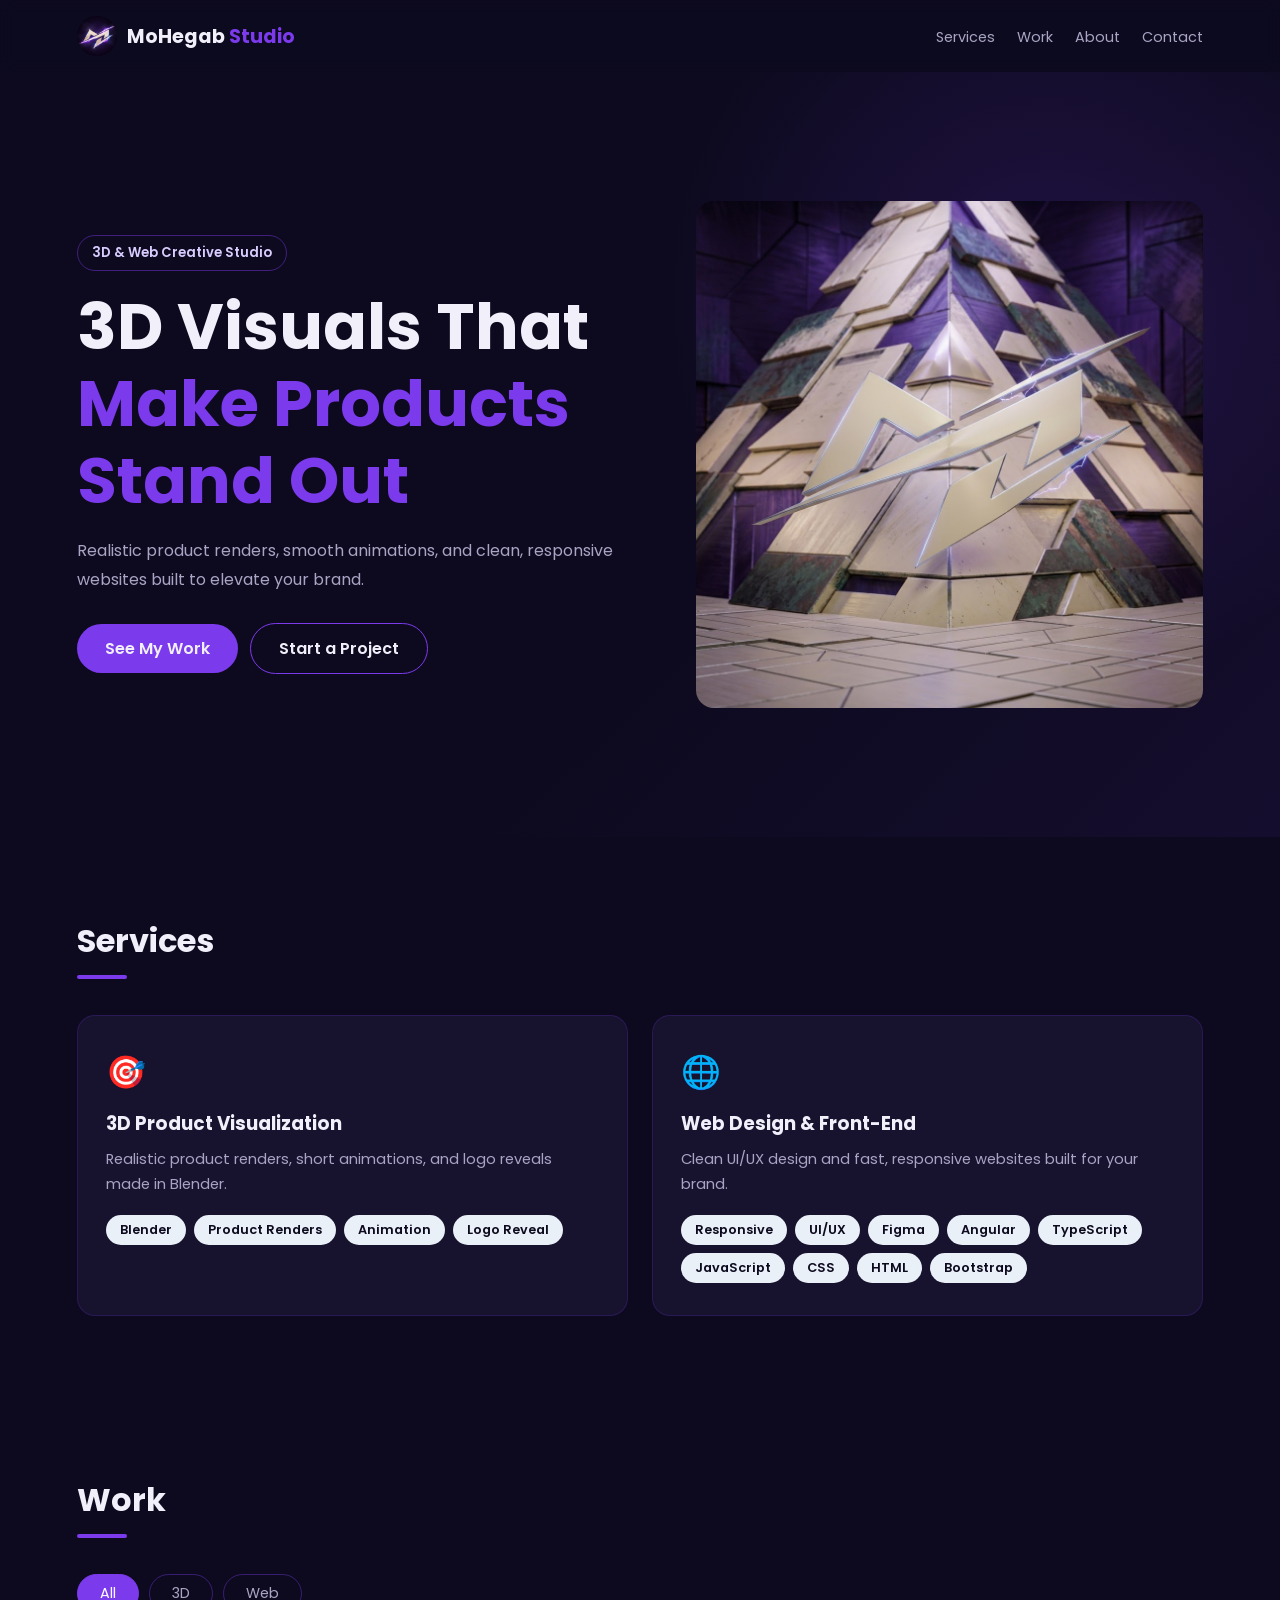
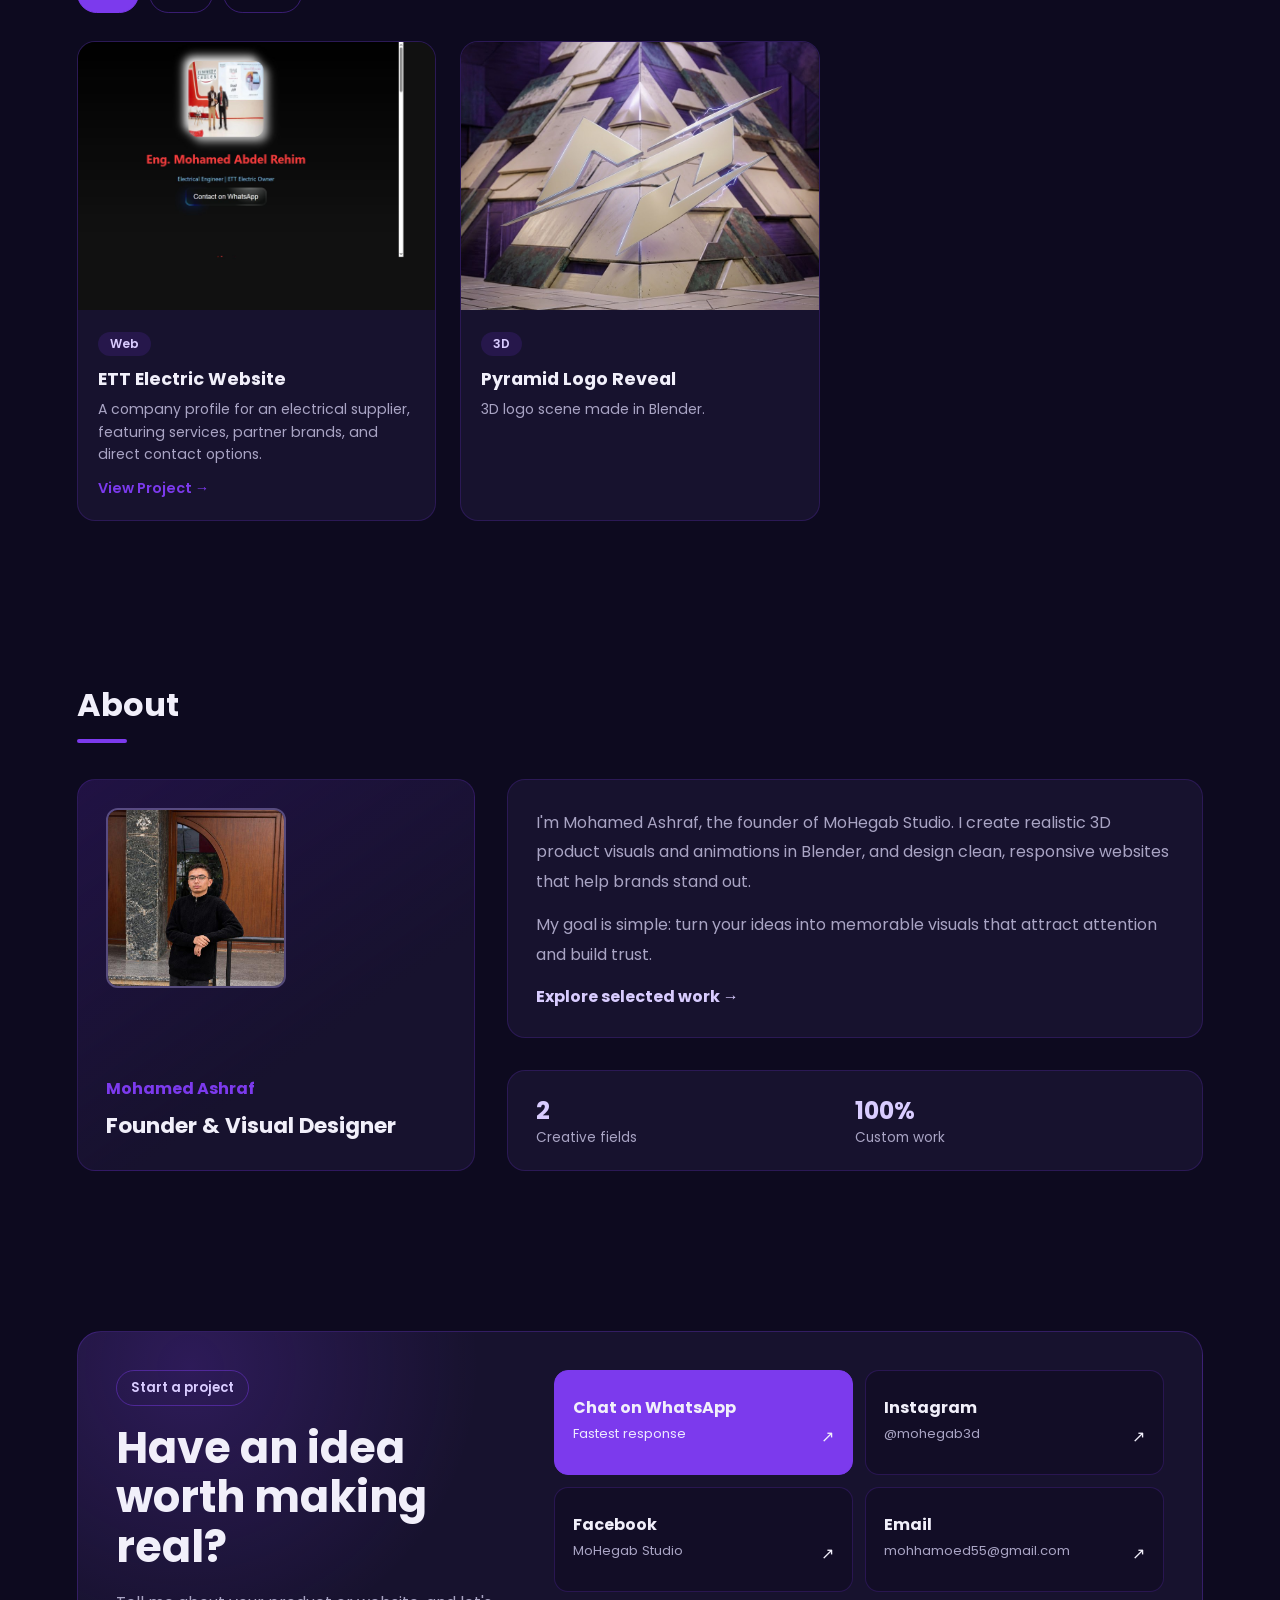
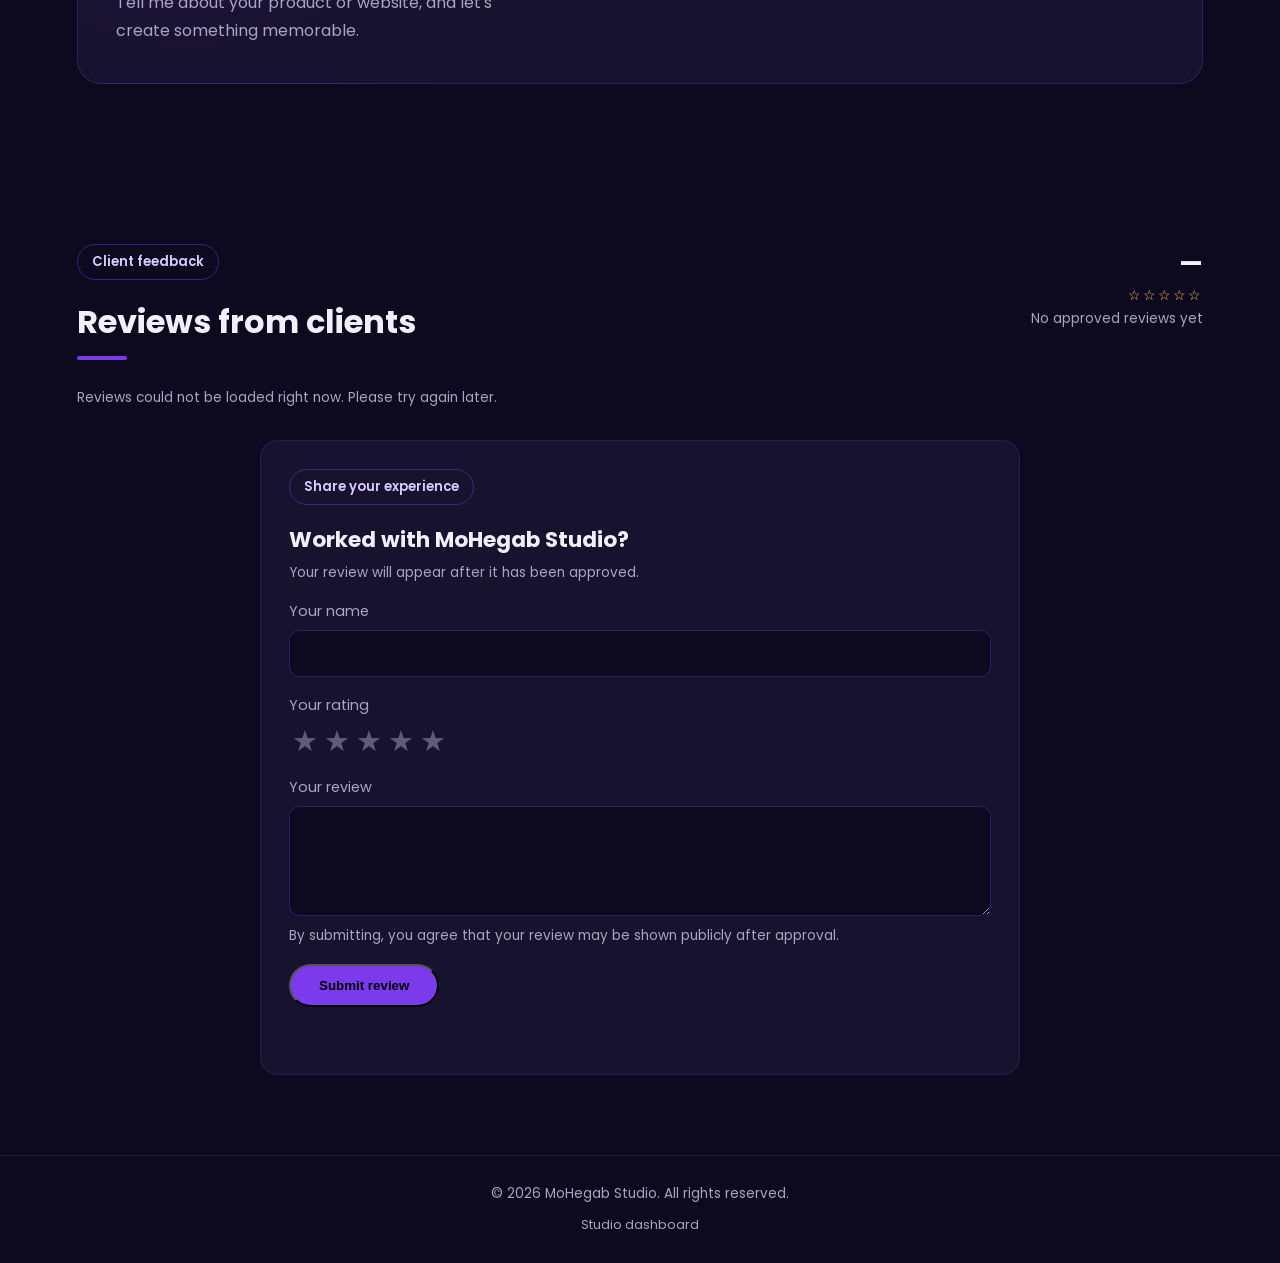
<file: index.html>
<!DOCTYPE html>
<html lang="en">
<head>
  <meta charset="UTF-8">
  <meta name="viewport" content="width=device-width, initial-scale=1">
  <meta name="theme-color" content="#0d0a1f">
  <title>MoHegab Studio | 3D & Web</title>
  <meta name="description" content="MoHegab Studio: 3D product visualization, animations, and web design.">
  <meta property="og:title" content="MoHegab Studio | 3D & Web">
  <meta property="og:description" content="3D product renders, animations, and clean web design.">
  <meta property="og:image" content="https://YOUR-GITHUB-USERNAME.github.io/mohegab-studio/images/banner.jpg">
  <meta property="og:url" content="https://YOUR-GITHUB-USERNAME.github.io/mohegab-studio/">
  <meta property="og:type" content="website">
  <link rel="preconnect" href="https://fonts.googleapis.com">
  <link href="https://fonts.googleapis.com/css2?family=Poppins:wght@400;600;700&display=swap" rel="stylesheet">
  <link rel="stylesheet" href="style.css">
  <link rel="icon" href="images/logo.jpg">
</head>
<body>
  <a class="skip-link" href="#main-content">Skip to content</a>
  <header class="header">
    <a href="#home" class="logo" aria-label="MoHegab Studio home">
      <img src="images/logo.jpg" alt="">
      <span class="logo-name">MoHegab<span>Studio</span></span>
    </a>
    <button class="menu-toggle" type="button" aria-expanded="false" aria-controls="main-nav">
      <span></span><span></span><span></span>
      <span class="sr-only">Toggle navigation</span>
    </button>
    <nav id="main-nav" aria-label="Main navigation">
      <a href="#services">Services</a>
      <a href="#work">Work</a>
      <a href="#about">About</a>
      <a href="#contact">Contact</a>
    </nav>
  </header>

  <main id="main-content">
  <section id="home" class="hero">
    <div class="hero-content">
      <span class="eyebrow">3D &amp; Web Creative Studio</span>
      <h1>3D Visuals That<br><span>Make Products Stand Out</span></h1>
      <p>Realistic product renders, smooth animations, and clean, responsive websites built to elevate your brand.</p>
      <div class="hero-actions">
        <a href="#work" class="btn">See My Work</a>
        <a href="#contact" class="btn btn-outline">Start a Project</a>
      </div>
    </div>
    <img class="hero-img" src="images/pyramid.jpg" alt="3D pyramid with MoHegab logo">
  </section>

    <section id="services" class="section">
    <h2 class="section-title">Services</h2>
    <div class="services">

            <div class="card">
        <div class="icon">🎯</div>
        <h3>3D Product Visualization</h3>
        <p>Realistic product renders, short animations, and logo reveals made in Blender.</p>
        <div class="tags">
          <span>Blender</span>
          <span>Product Renders</span>
          <span>Animation</span>
          <span>Logo Reveal</span>
        </div>
      </div>

            <div class="card">
        <div class="icon">🌐</div>
        <h3>Web Design & Front-End</h3>
        <p>Clean UI/UX design and fast, responsive websites built for your brand.</p>
        <div class="tags">
          <span>Responsive</span>
          <span>UI/UX</span>
          <span>Figma</span>
          <span>Angular</span>
          <span>TypeScript</span>
          <span>JavaScript</span>
          <span>CSS</span>
          <span>HTML</span>
          <span>Bootstrap</span>
        </div>
      </div>
    </div>
  </section>
    <section id="work" class="section">
    <h2 class="section-title">Work</h2>

    <div class="filters">
      <button class="filter active" data-filter="All">All</button>
      <button class="filter" data-filter="3D">3D</button>
      <button class="filter" data-filter="Web">Web</button>
    </div>

    <div id="projects-grid" class="projects"></div>
  </section>
    <section id="about" class="section">
    <h2 class="section-title">About</h2>
      <div class="about-grid">
        <div class="about-brand">
          <img src="images/about.jpg" alt="MoHegab Studio logo" loading="lazy">
          <div>
            <span class="about-label">Mohamed Ashraf</span>
            <h3>Founder &amp; Visual Designer</h3>
          </div>
        </div>
        <div class="about-copy">
          <p>
            I'm Mohamed Ashraf, the founder of MoHegab Studio. I create realistic 3D product
            visuals and animations in Blender, and design clean, responsive websites that help brands stand out.
          </p>
          <p>My goal is simple: turn your ideas into memorable visuals that attract attention and build trust.</p>
          <a href="#work" class="text-link">Explore selected work <span aria-hidden="true">→</span></a>
        </div>
        <div class="about-stats" aria-label="Studio highlights">
          <div><strong>2</strong><span>Creative fields</span></div>
          <div><strong>100%</strong><span>Custom work</span></div>
        </div>
      </div>
  </section>

  <section id="contact" class="section">
      <div class="contact-panel">
        <div class="contact-intro">
          <span class="eyebrow">Start a project</span>
          <h2>Have an idea worth making real?</h2>
          <p>Tell me about your product or website, and let's create something memorable.</p>
        </div>
        <div class="contact-links" aria-label="Contact options">
          <a class="contact-link contact-primary" href="https://wa.me/201063145965" target="_blank" rel="noopener">
            <span class="contact-label">Chat on WhatsApp</span>
            <span class="contact-value">Fastest response</span>
            <span aria-hidden="true">↗</span>
          </a>
          <a class="contact-link" href="https://instagram.com/mohegab3d" target="_blank" rel="noopener">
            <span class="contact-label">Instagram</span>
            <span class="contact-value">@mohegab3d</span>
            <span aria-hidden="true">↗</span>
          </a>
          <a class="contact-link" href="https://www.facebook.com/share/1A6CdDbEB9/" target="_blank" rel="noopener">
            <span class="contact-label">Facebook</span>
            <span class="contact-value">MoHegab Studio</span>
            <span aria-hidden="true">↗</span>
          </a>
          <a class="contact-link" href="mailto:mohhamoed55@gmail.com">
            <span class="contact-label">Email</span>
            <span class="contact-value">mohhamoed55@gmail.com</span>
            <span aria-hidden="true">↗</span>
          </a>
        </div>
    </div>
  </section>

  <section id="reviews" class="section reviews-section">
    <div class="reviews-heading">
    <div>
      <span class="eyebrow">Client feedback</span>
      <h2 class="section-title">Reviews from clients</h2>
    </div>
    <div class="review-summary" aria-live="polite">
      <strong id="review-average">—</strong>
      <span id="review-average-stars" class="review-stars" aria-label="No ratings yet">☆☆☆☆☆</span>
      <span id="review-count">No approved reviews yet</span>
    </div>
    </div>

    <div id="reviews-list" class="reviews-list" aria-live="polite">
    <p class="review-notice">Reviews are being set up.</p>
    </div>

    <form id="review-form" class="review-form">
    <div>
      <span class="eyebrow">Share your experience</span>
      <h3>Worked with MoHegab Studio?</h3>
      <p>Your review will appear after it has been approved.</p>
    </div>
    <label class="form-field">
      <span>Your name</span>
      <input name="customer_name" type="text" minlength="2" maxlength="80" autocomplete="name" required>
    </label>
    <fieldset class="rating-fieldset">
      <legend>Your rating</legend>
      <div class="rating-options">
        <input class="sr-only" id="rating-5" name="rating" type="radio" value="5">
        <label for="rating-5" aria-label="5 stars"><span aria-hidden="true">★</span></label>
        <input class="sr-only" id="rating-4" name="rating" type="radio" value="4">
        <label for="rating-4" aria-label="4 stars"><span aria-hidden="true">★</span></label>
        <input class="sr-only" id="rating-3" name="rating" type="radio" value="3">
        <label for="rating-3" aria-label="3 stars"><span aria-hidden="true">★</span></label>
        <input class="sr-only" id="rating-2" name="rating" type="radio" value="2">
        <label for="rating-2" aria-label="2 stars"><span aria-hidden="true">★</span></label>
        <input class="sr-only" id="rating-1" name="rating" type="radio" value="1" required>
        <label for="rating-1" aria-label="1 star"><span aria-hidden="true">★</span></label>
      </div>
    </fieldset>
    <label class="form-field">
      <span>Your review</span>
      <textarea name="comment" rows="4" minlength="10" maxlength="1200" required></textarea>
    </label>
    <p class="review-privacy">By submitting, you agree that your review may be shown publicly after approval.</p>
    <button class="btn" type="submit">Submit review</button>
    <p id="review-form-status" class="form-status" role="status" aria-live="polite"></p>
    </form>
  </main>
    <footer class="footer">
    <p>© 2026 MoHegab Studio. All rights reserved.</p>
    <a class="admin-link" href="admin.html">Studio dashboard</a>
  </footer>
  <script src="projects.js"></script>
  <script src="script.js"></script>
  <script src="supabase-config.js"></script>
  <script src="reviews.js"></script>
</body>
</html>
</file>
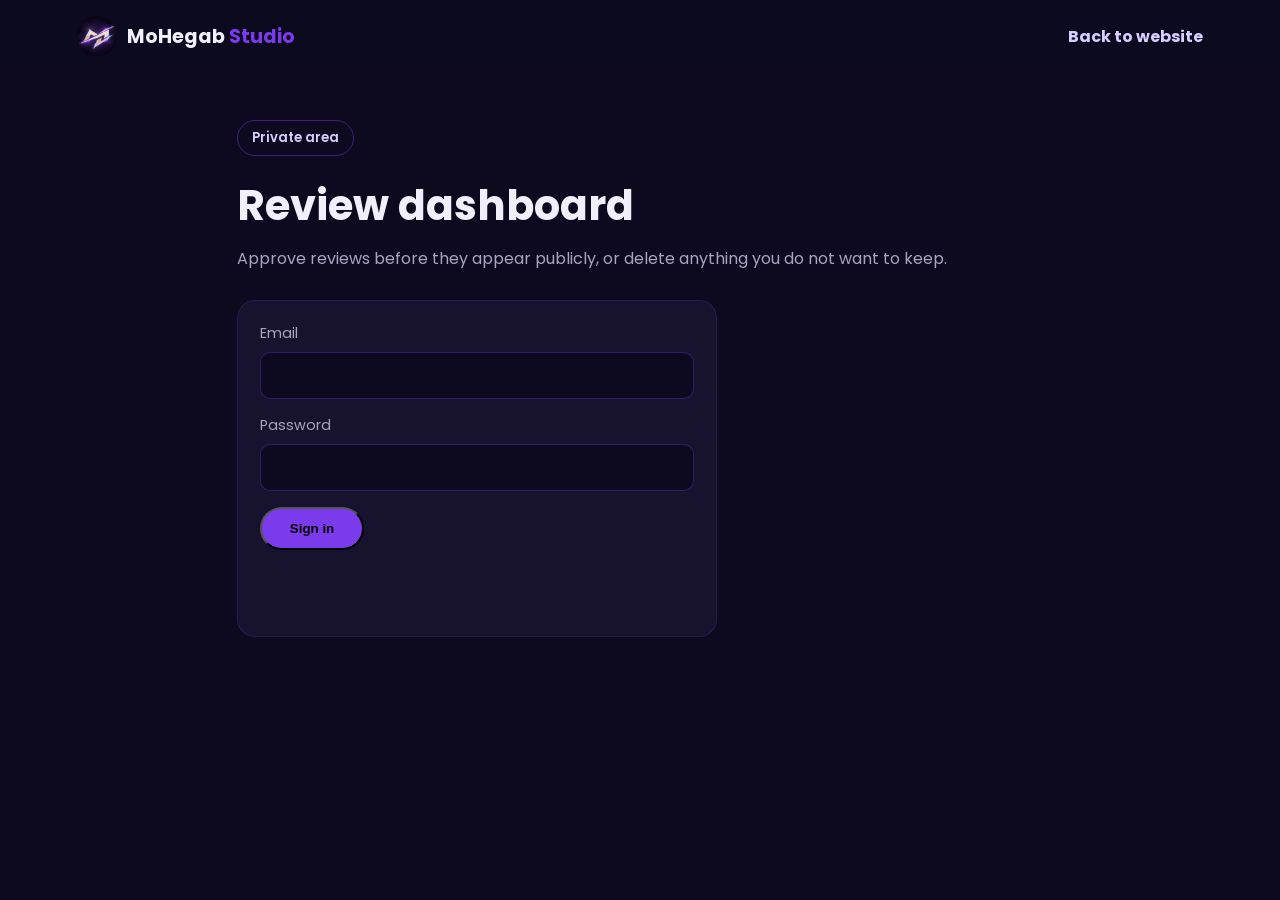
<file: admin.html>
<!DOCTYPE html>
<html lang="en">
<head>
  <meta charset="UTF-8">
  <meta name="viewport" content="width=device-width, initial-scale=1">
  <meta name="theme-color" content="#0d0a1f">
  <title>Studio Dashboard | MoHegab Studio</title>
  <link rel="preconnect" href="https://fonts.googleapis.com">
  <link href="https://fonts.googleapis.com/css2?family=Poppins:wght@400;600;700&display=swap" rel="stylesheet">
  <link rel="stylesheet" href="style.css">
</head>
<body>
  <a class="skip-link" href="#admin-main">Skip to dashboard</a>
  <header class="header">
    <a href="index.html" class="logo" aria-label="MoHegab Studio home">
      <img src="images/logo.jpg" alt="">
      <span class="logo-name">MoHegab<span>Studio</span></span>
    </a>
    <a href="index.html" class="text-link">Back to website</a>
  </header>

  <main id="admin-main" class="admin-shell">
    <span class="eyebrow">Private area</span>
    <h1>Review dashboard</h1>
    <p>Approve reviews before they appear publicly, or delete anything you do not want to keep.</p>

    <form id="admin-login" class="admin-card admin-login">
      <label>
        Email
        <input name="email" type="email" autocomplete="username" required>
      </label>
      <label>
        Password
        <input name="password" type="password" autocomplete="current-password" required>
      </label>
      <button class="btn" type="submit">Sign in</button>
      <p id="admin-login-status" class="admin-status" role="status" aria-live="polite"></p>
    </form>

    <section id="admin-panel" hidden>
      <div class="admin-toolbar">
        <h2>Submitted reviews</h2>
        <button id="admin-logout" class="btn btn-outline" type="button">Sign out</button>
      </div>
      <p id="admin-panel-status" class="admin-status" role="status" aria-live="polite"></p>
      <div id="admin-review-list" class="admin-review-list"></div>
    </section>
  </main>

  <script src="supabase-config.js"></script>
  <script src="admin.js"></script>
</body>
</html>
</file>
<file: style.css>
:root {
  --bg: #0d0a1f;
  --card: #17122e;
  --purple: #7c3aed;
  --text: #f1effa;
  --muted: #a9a4c4;
}
* { margin: 0; padding: 0; box-sizing: border-box; }
[hidden] { display: none !important; }
html { scroll-behavior: smooth; }
.hero, .section { scroll-margin-top: 80px; }
body { font-family: 'Poppins', sans-serif; background: var(--bg); color: var(--text); }
a { text-decoration: none; color: inherit; }

.skip-link {
  position: fixed; left: 16px; top: -100px; z-index: 100;
  background: #fff; color: #0d0a1f; padding: 10px 16px; border-radius: 8px;
}
.skip-link:focus { top: 16px; }
.sr-only {
  position: absolute; width: 1px; height: 1px; padding: 0; margin: -1px;
  overflow: hidden; clip: rect(0, 0, 0, 0); white-space: nowrap; border: 0;
}

.header {
  position: sticky; top: 0; z-index: 10;
  display: flex; justify-content: space-between; align-items: center;
  padding: 16px 6%; background: rgba(13,10,31,.9); backdrop-filter: blur(8px);
}
.logo { font-weight: 700; font-size: 1.2rem; }
.logo-name span { color: var(--purple); margin-left: 4px; }
.menu-toggle {
  display: none; width: 42px; height: 42px; padding: 10px;
  border: 1px solid rgba(124,58,237,.4); border-radius: 10px;
  background: transparent; cursor: pointer;
}
.menu-toggle > span:not(.sr-only) {
  display: block; height: 2px; margin: 5px 0; background: var(--text);
}
nav a { margin-left: 18px; color: var(--muted); font-size: .9rem; }
nav a:hover { color: var(--text); }

.hero { min-height: 85vh; display: flex; flex-direction: row; align-items: center; gap: 40px;
  justify-content: center; padding: 64px 6%; background:
  radial-gradient(circle at 82% 30%, rgba(124,58,237,.18), transparent 24rem),
  linear-gradient(135deg, transparent 60%, rgba(124,58,237,.07)); }
.hero-content { max-width: 780px; }
.hero-img { width: min(45%, 520px); border-radius: 18px; }
.eyebrow {
  display: inline-block; margin-bottom: 18px; color: #d9ccff;
  border: 1px solid rgba(124,58,237,.45); border-radius: 30px;
  padding: 7px 14px; font-size: .82rem; font-weight: 600;
}
.hero h1 { font-size: clamp(2rem, 6vw, 4rem); line-height: 1.2; }
.hero h1 span { color: var(--purple); }
.hero p { color: var(--muted); margin: 18px 0 28px; max-width: 560px; line-height: 1.8; }
.hero-actions { display: flex; align-items: center; gap: 12px; flex-wrap: wrap; }
.btn { background: var(--purple); padding: 12px 28px; border-radius: 30px;
  font-weight: 600; width: fit-content; }
button:focus-visible, a:focus-visible {
  outline: 3px solid #c4b5fd; outline-offset: 3px;
}
  .section { padding: 80px 6%; }
.section-title { font-size: 2rem; margin-bottom: 36px; }
.section-title::after {
  content: ""; display: block; width: 50px; height: 4px;
  background: var(--purple); border-radius: 4px; margin-top: 10px;
}

.services {
  display: grid;
  grid-template-columns: repeat(auto-fit, minmax(260px, 1fr));
  gap: 24px;
}
.card {
  background: var(--card); padding: 32px 28px; border-radius: 18px;
  border: 1px solid rgba(124,58,237,.2);
  transition: transform .25s, border-color .25s;
}
.card:hover { transform: translateY(-6px); border-color: var(--purple); }
.card .icon { font-size: 2rem; margin-bottom: 14px; }
.card h3 { margin-bottom: 10px; font-size: 1.15rem; }
.card p { color: var(--muted); font-size: .92rem; line-height: 1.7; }
.tags { display: flex; flex-wrap: wrap; gap: 8px; margin-top: 18px; }
.tags span {
  background: #eaf0f8; color: #0d0a1f;
  padding: 6px 14px; border-radius: 30px;
  font-size: .8rem; font-weight: 600;
}
.logo { font-weight: 700; font-size: 1.2rem;
  display: flex; align-items: center; gap: 10px; }
.logo img { width: 40px; height: 40px; border-radius: 50%; object-fit: cover; }
.filters { display: flex; gap: 10px; margin-bottom: 28px; flex-wrap: wrap; }
.filter {
  background: transparent; color: var(--muted);
  border: 1px solid rgba(124,58,237,.4);
  padding: 8px 22px; border-radius: 30px; cursor: pointer;
  font-family: inherit; font-size: .9rem;
}
.filter.active, .filter:hover { background: var(--purple); color: #fff; border-color: var(--purple); }

.projects {
  display: grid;
  grid-template-columns: repeat(auto-fill, minmax(280px, 1fr));
  gap: 24px;
}
.project {
  background: var(--card); border-radius: 18px; overflow: hidden;
  border: 1px solid rgba(124,58,237,.2);
  transition: transform .25s, border-color .25s;
}
.project:hover { transform: translateY(-6px); border-color: var(--purple); }
.project img { width: 100%; aspect-ratio: 4 / 3; object-fit: cover; display: block; }
.project-info { padding: 20px; }
.badge {
  display: inline-block; background: rgba(124,58,237,.15); color: #d9ccff;
  padding: 3px 12px; border-radius: 30px; font-size: .75rem; font-weight: 600;
}
.project-info h3 { margin: 10px 0 6px; font-size: 1.1rem; }
.project-info p { color: var(--muted); font-size: .88rem; line-height: 1.6; }
.project-info a { display: inline-block; margin-top: 12px; color: var(--purple); font-weight: 600; font-size: .9rem; }
.empty { color: var(--muted); }
.btn-outline {
  background: transparent;
  border: 1px solid var(--purple);
  color: var(--text);
}
.btn-outline:hover { background: var(--purple); }

.about-grid {
  display: grid;
  grid-template-columns: minmax(220px, .8fr) minmax(300px, 1.4fr);
  gap: 32px;
  align-items: stretch;
}
.about-brand, .about-copy, .about-stats {
  background: var(--card);
  border: 1px solid rgba(124,58,237,.2);
  border-radius: 18px;
}
.about-brand {
  grid-row: span 2;
  display: flex;
  flex-direction: column;
  justify-content: flex-end;
  padding: 28px;
  min-height: 290px;
  background: linear-gradient(145deg, rgba(124,58,237,.18), var(--card) 65%);
}
.about-brand img {
  width: 180px;
  height: 180px;
  object-fit: cover;
  border-radius: 12px;
  margin-bottom: auto;
  border: 2px solid rgba(196,181,253,.35);
}
.about-label { color: var(--purple); font-weight: 700; }
.about-brand h3 { margin-top: 8px; font-size: 1.35rem; }
.about-copy { padding: 28px; }
.about-copy p {
  color: var(--muted);
  line-height: 1.85;
  margin-bottom: 14px;
}
.text-link { color: #d9ccff; font-weight: 700; }
.about-stats {
  display: grid;
  grid-template-columns: repeat(2, 1fr);
  padding: 22px 28px;
}
.about-stats div { display: flex; flex-direction: column; }
.about-stats strong { color: #d9ccff; font-size: 1.5rem; }
.about-stats span { color: var(--muted); font-size: .85rem; }

.contact-panel {
  display: grid;
  grid-template-columns: .8fr 1.2fr;
  gap: 32px;
  padding: 38px;
  border-radius: 24px;
  background:
    radial-gradient(circle at 10% 10%, rgba(124,58,237,.22), transparent 18rem),
    var(--card);
  border: 1px solid rgba(124,58,237,.28);
}
.contact-intro h2 { max-width: 480px; font-size: clamp(1.7rem, 4vw, 2.7rem); line-height: 1.15; }
.contact-intro p { max-width: 440px; margin-top: 16px; color: var(--muted); line-height: 1.75; }
.contact-links {
  display: grid;
  grid-template-columns: repeat(2, minmax(0, 1fr));
  gap: 12px;
  align-content: start;
}
.contact-link {
  min-height: 105px;
  display: grid;
  grid-template-columns: 1fr auto;
  align-content: center;
  gap: 4px 12px;
  padding: 18px;
  border: 1px solid rgba(124,58,237,.22);
  border-radius: 14px;
  background: rgba(13,10,31,.48);
}
.contact-link:hover { border-color: var(--purple); transform: translateY(-2px); }
.contact-label { font-weight: 700; }
.contact-value {
  grid-column: 1;
  color: var(--muted);
  font-size: .82rem;
  overflow-wrap: anywhere;
}
.contact-primary { background: var(--purple); border-color: var(--purple); }
.contact-primary .contact-value { color: #ede9fe; }

.reviews-heading {
  display: flex;
  justify-content: space-between;
  align-items: flex-start;
  gap: 24px;
  margin-bottom: 28px;
}
.reviews-heading .section-title { margin-bottom: 0; }
.review-summary {
  display: grid;
  justify-items: end;
  gap: 3px;
  color: var(--muted);
  font-size: .85rem;
}
.review-summary strong { color: var(--text); font-size: 1.6rem; }
.review-stars { color: #f5c451; letter-spacing: 2px; }
.reviews-list {
  display: grid;
  grid-template-columns: repeat(auto-fit, minmax(240px, 1fr));
  gap: 16px;
}
.review-card, .review-form, .admin-card {
  background: var(--card);
  border: 1px solid rgba(124,58,237,.2);
  border-radius: 18px;
}
.review-card { padding: 22px; }
.review-card-header {
  display: flex;
  justify-content: space-between;
  align-items: flex-start;
  gap: 12px;
  margin-bottom: 12px;
}
.review-card h3 { font-size: 1rem; }
.review-date, .review-notice, .review-form > div p, .review-privacy {
  color: var(--muted);
  font-size: .85rem;
}
.review-card p { color: var(--muted); line-height: 1.7; overflow-wrap: anywhere; }
.review-form {
  display: grid;
  gap: 18px;
  max-width: 760px;
  margin: 32px auto 0;
  padding: 28px;
}
.review-form h3 { margin-bottom: 6px; font-size: 1.35rem; }
.review-form > div p { line-height: 1.6; }
.form-field { display: grid; gap: 8px; color: var(--muted); font-size: .9rem; }
.form-field input, .form-field textarea, .admin-login input {
  width: 100%;
  padding: 12px 14px;
  color: var(--text);
  font: inherit;
  background: var(--bg);
  border: 1px solid rgba(124,58,237,.35);
  border-radius: 10px;
}
.form-field textarea { resize: vertical; min-height: 110px; }
.form-field input:focus, .form-field textarea:focus, .admin-login input:focus {
  outline: 2px solid #c4b5fd;
  outline-offset: 2px;
}
.rating-fieldset { border: 0; padding: 0; }
.rating-fieldset legend { color: var(--muted); font-size: .9rem; margin-bottom: 8px; }
.rating-options { display: flex; flex-direction: row-reverse; justify-content: flex-end; width: max-content; }
.rating-options label { color: #625a78; cursor: pointer; font-size: 1.8rem; line-height: 1.2; padding: 0 3px; }
.rating-options input:checked ~ label, .rating-options label:hover,
.rating-options label:hover ~ label { color: #f5c451; }
.rating-options input:focus-visible + label { outline: 2px solid #c4b5fd; outline-offset: 2px; }
.review-privacy { margin-top: -8px; line-height: 1.5; }
.review-form button:disabled, .admin-actions button:disabled { opacity: .6; cursor: wait; }
.form-status { min-height: 1.4em; color: #d9ccff; font-size: .9rem; }
.admin-link { display: inline-block; margin-top: 12px; color: var(--muted); font-size: .8rem; }
.admin-link:hover { color: var(--text); }

.admin-shell { max-width: 960px; margin: 0 auto; padding: 48px 6%; }
.admin-shell h1 { font-size: clamp(1.8rem, 5vw, 2.6rem); margin-bottom: 8px; }
.admin-shell > p { color: var(--muted); line-height: 1.7; }
.admin-login, .admin-review-list { margin-top: 28px; }
.admin-login {
  display: grid;
  gap: 16px;
  max-width: 480px;
  padding: 28px;
}
.admin-login label { display: grid; gap: 8px; color: var(--muted); font-size: .9rem; }
.admin-toolbar {
  display: flex;
  justify-content: space-between;
  align-items: center;
  gap: 16px;
  margin: 30px 0 16px;
}
.admin-toolbar h2 { font-size: 1.4rem; }
.admin-review-list { display: grid; gap: 14px; }
.admin-card { padding: 22px; }
.admin-card p { margin: 12px 0; color: var(--muted); line-height: 1.7; overflow-wrap: anywhere; }
.admin-card .badge { margin-top: 8px; }
.admin-actions { display: flex; flex-wrap: wrap; gap: 10px; }
.admin-actions button {
  padding: 9px 16px;
  border: 1px solid rgba(124,58,237,.5);
  border-radius: 24px;
  color: var(--text);
  background: transparent;
  cursor: pointer;
  font: inherit;
}
.admin-actions .approve-review { background: var(--purple); border-color: var(--purple); }
.admin-actions .delete-review { border-color: rgba(248,113,113,.65); color: #fecaca; }
.admin-status { margin-top: 14px; min-height: 1.5em; color: #d9ccff; }

.footer {
  text-align: center; padding: 28px 6%;
  color: var(--muted); font-size: .85rem;
  border-top: 1px solid rgba(124,58,237,.2);
}

@media (max-width: 720px) {
  .header { padding: 12px 5%; }
  .menu-toggle { display: block; }
  #main-nav {
    display: none; position: absolute; left: 5%; right: 5%; top: 68px;
    flex-direction: column; padding: 12px;
    background: #17122e; border: 1px solid rgba(124,58,237,.35); border-radius: 14px;
  }
  #main-nav.open { display: flex; }
  #main-nav a { margin: 0; padding: 12px; border-radius: 8px; }
  #main-nav a:hover { background: rgba(124,58,237,.12); }
  .hero { min-height: 78vh; flex-direction: column; }
  .hero-img { width: 100%; }
  .section { padding: 64px 5%; }
  .hero-actions .btn { width: 100%; text-align: center; }
  .projects { grid-template-columns: 1fr; }
  .about-grid { grid-template-columns: 1fr; }
  .about-brand { grid-row: auto; min-height: 220px; }
  .contact-panel { grid-template-columns: 1fr; padding: 28px 20px; }
  .contact-links { grid-template-columns: 1fr; }
  .reviews-heading { flex-direction: column; }
  .review-summary { justify-items: start; }
  .review-form { padding: 22px; }
  .admin-shell { padding: 36px 5%; }
  .admin-toolbar { align-items: flex-start; flex-direction: column; }
}
</file>
